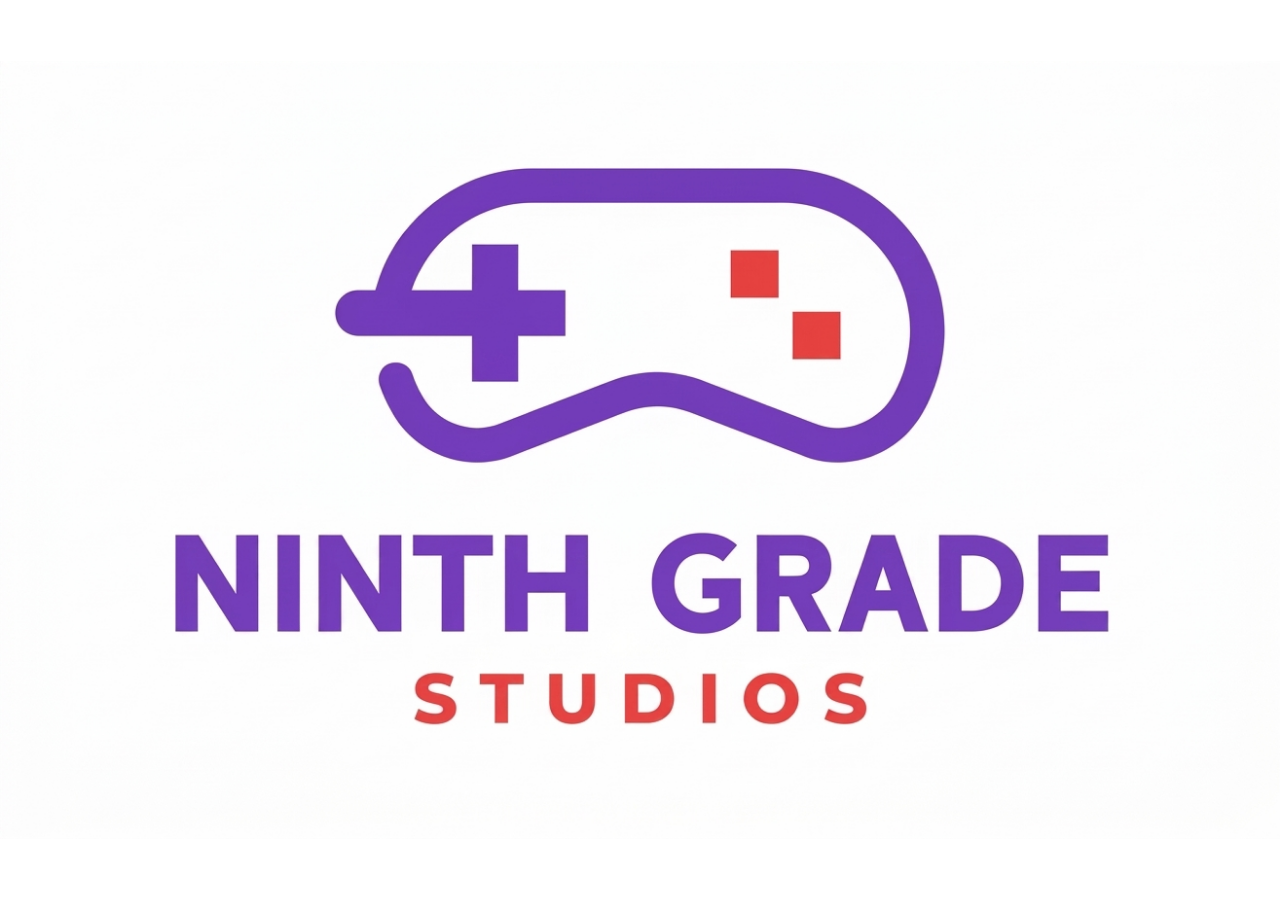
<file: index.html>
<!DOCTYPE html>
<html lang="en">
<head>
  <meta charset="UTF-8">
  <meta name="viewport" content="width=device-width, initial-scale=1.0">
  <meta name="theme-color" content="#071226">
  <title>Territory Painter - Arcade Arena</title>
  <link rel="icon" type="image/svg+xml" href="favicon.svg">
  <link rel="stylesheet" href="style.css">
  <link rel="preconnect" href="https://fonts.googleapis.com">
  <link rel="preconnect" href="https://fonts.gstatic.com" crossorigin>
  <link href="https://fonts.googleapis.com/css2?family=Outfit:wght@400;600;700;800&family=JetBrains+Mono:wght@500;700&display=swap" rel="stylesheet">
</head>
<body class="fullscreen-mode">
  <div id="introSplash" class="intro-splash" role="img" aria-label="Ninth grade splash screen">
    <img src="ninth-grade.jpeg" alt="Ninth grade" fetchpriority="high">
  </div>

  <!-- Minimal Floating Top HUD Layer -->
  <div class="hud-top-bar">
    <!-- Player 1 (Top Left) -->
    <div class="hud-pill p1-hud" id="cardP1">
      <div class="hud-identity">
        <span class="hud-dot p1-dot"></span>
        <strong class="hud-tag p1-tag">P1 Blue</strong>
        <span class="hud-score" id="scoreP1">10</span>
        <small class="hud-cov" id="coverageP1">0.1%</small>
        <span class="hud-keys-hint">WASD · Xbox</span>
      </div>
      <div class="effects-bar" id="effectsP1"></div>
    </div>

    <!-- Match Center Progress -->
    <div class="hud-pill center-hud">
      <div class="hud-progress-wrap">
        <div id="barP1" class="progress-fill p1-fill" style="width: 50%;"></div>
        <div id="barP2" class="progress-fill p2-fill" style="width: 50%;"></div>
      </div>
      <div class="hud-meta-row">
        <span id="unclaimedText">Painted: 2 (0.1%)</span>
        <span id="gameStatusText" hidden></span>
      </div>
      <div class="item-queue-wrap">
        <small class="item-queue-label">NEXT</small>
        <div class="item-queue" id="itemQueueBar" title="Next incoming items (leftmost drops first)"></div>
      </div>
    </div>

    <!-- Player 2 (Top Right) -->
    <div class="hud-pill p2-hud" id="cardP2">
      <div class="hud-identity">
        <span class="hud-keys-hint">Arrows · Xbox</span>
        <small class="hud-cov" id="coverageP2">0.1%</small>
        <span class="hud-score" id="scoreP2">10</span>
        <strong class="hud-tag p2-tag">P2 Purple</strong>
        <span class="hud-dot p2-dot"></span>
      </div>
      <div class="effects-bar" id="effectsP2"></div>
    </div>
  </div>

  <!-- Minimal Floating Quick Action Icons -->
  <aside class="floating-actions">
    <button id="soundToggleBtn" class="floating-btn" title="Toggle Sound (M)">
      <span id="soundIcon">🔊</span>
    </button>
    <button id="settingsBtn" class="floating-btn" title="Settings (Grid, Speed)">
      <span>⚙️</span>
    </button>
    <button id="howToPlayBtn" class="floating-btn" title="Game Rules">
      <span>❓</span>
    </button>
    <button id="resetGameBtn" class="floating-btn primary-btn" title="Restart Match (R)">
      <span>🔄</span>
    </button>
  </aside>

  <!-- Maximum Area Game Canvas Arena -->
  <main class="arena-viewport" id="arenaViewport">
    <canvas id="gameCanvas"></canvas>
    <div id="arenaOverlay" class="arena-overlay hidden">
      <div class="countdown-text" id="countdownText">READY</div>
    </div>
  </main>

  <section id="playGate" class="play-gate hidden" aria-labelledby="playTitle">
    <div class="play-card">
      <span class="play-kicker">TERRITORY PAINTER</span>
      <h1 id="playTitle">Ready to make a splash?</h1>
      <p>Paint the arena, scoop up power-ups, and claim the most territory.</p>
      <div class="play-actions">
        <button id="playGameBtn" class="action-btn primary play-button" type="button">▶ Play</button>
        <button id="playGateSettingsBtn" class="action-btn settings-button" type="button">⚙ Settings</button>
      </div>
      <small>WASD + arrow keys · Xbox controller ready</small>
    </div>
  </section>

  <!-- Floating Minimal Touch D-Pads (Bottom Corners) -->
  <div class="touch-overlay">
    <!-- P1 Bottom Left D-Pad -->
    <div class="floating-dpad p1-float-dpad">
      <div class="dpad-grid">
        <div></div>
        <button class="dpad-btn" data-player="1" data-dir="up">W</button>
        <div></div>
        <button class="dpad-btn" data-player="1" data-dir="left">A</button>
        <button class="dpad-btn" data-player="1" data-dir="down">S</button>
        <button class="dpad-btn" data-player="1" data-dir="right">D</button>
      </div>
    </div>

    <!-- P2 Bottom Right D-Pad -->
    <div class="floating-dpad p2-float-dpad">
      <div class="dpad-grid">
        <div></div>
        <button class="dpad-btn" data-player="2" data-dir="up">▲</button>
        <div></div>
        <button class="dpad-btn" data-player="2" data-dir="left">◄</button>
        <button class="dpad-btn" data-player="2" data-dir="down">▼</button>
        <button class="dpad-btn" data-player="2" data-dir="right">►</button>
      </div>
    </div>
  </div>

  <!-- Hidden elements for internal tracking -->
  <div style="display: none;">
    <span id="tilesP1">1</span>
    <span id="tilesP2">1</span>
  </div>

  <!-- Settings Modal -->
  <div id="settingsModal" class="modal-backdrop hidden">
    <div class="modal-card compact-card">
      <h3>Game Settings</h3>
      <div class="settings-form">
        <div class="setting-row">
          <label for="gridSizeSelect">Arena Size:</label>
          <select id="gridSizeSelect">
            <option value="auto" selected>Max</option>
            <option value="20">20 × 20</option>
            <option value="30">30 × 30</option>
            <option value="40">40 × 40</option>
            <option value="60">60 × 60</option>
            <option value="70">70 × 70</option>
            <option value="50">50 × 50</option>
            <option value="80">80 × 80</option>
          </select>
        </div>
        <div class="setting-row">
          <label for="speedSelect">Speed Pace:</label>
          <select id="speedSelect">
            <option value="130">Relaxed</option>
            <option value="90">Normal</option>
            <option value="65" selected>Fast</option>
            <option value="45">Turbo</option>
          </select>
        </div>
        <div class="setting-row">
          <label for="touchToggleSelect">Touch D-Pads:</label>
          <select id="touchToggleSelect">
            <option value="auto" selected>Auto (Faint overlay)</option>
            <option value="hide">Hide (Keyboard only)</option>
            <option value="show">Always Visible</option>
          </select>
        </div>
      </div>
      <button id="closeSettingsBtn" class="action-btn primary">Apply & Close</button>
    </div>
  </div>

  <!-- Game Over Modal -->
  <div id="gameOverModal" class="modal-backdrop hidden">
    <div class="modal-card">
      <div class="winner-trophy" id="winnerTrophy">🏆</div>
      <h2 id="winnerTitle" class="winner-title">PLAYER 1 WINS!</h2>
      <p id="winnerSubtitle" class="winner-subtitle">Victory by superior territory domination!</p>

      <div class="final-stats-table">
        <div class="final-row p1-result">
          <div class="result-player">
            <span class="color-badge p1-bg"></span>
            <strong>Player 1 (Blue)</strong>
          </div>
          <div class="result-numbers">
            <span id="finalScoreP1">0 pts</span>
            <small id="finalCoverageP1">(0% tiles)</small>
          </div>
        </div>

        <div class="final-row p2-result">
          <div class="result-player">
            <span class="color-badge p2-bg"></span>
            <strong>Player 2 (Purple)</strong>
          </div>
          <div class="result-numbers">
            <span id="finalScoreP2">0 pts</span>
            <small id="finalCoverageP2">(0% tiles)</small>
          </div>
        </div>
      </div>

      <div class="modal-actions">
        <button id="modalRestartBtn" class="action-btn primary large-btn">Play Again (R)</button>
      </div>
    </div>
  </div>

  <!-- How to Play Modal -->
  <div id="rulesModal" class="modal-backdrop hidden">
    <div class="modal-card rules-card">
      <h2>How to Play</h2>
      <ul class="rules-list">
        <li>
          <strong>Characters:</strong> 2 boxes of 20×20 px.
          <br>• <span class="text-blue">Player 1 (Light Blue)</span> starts at <strong>Top-Right</strong>.
          <br>• <span class="text-purple">Player 2 (Light Purple)</span> starts at <strong>Bottom-Left</strong>.
        </li>
        <li>
          <strong>Controls:</strong> P1: <kbd>W</kbd><kbd>A</kbd><kbd>S</kbd><kbd>D</kbd> • P2: <kbd>▲</kbd><kbd>▼</kbd><kbd>◄</kbd><kbd>►</kbd>.
          <br><em>Hold to paint continuously. Xbox: left stick or D-pad; <kbd>X</kbd> restarts, <kbd>Y</kbd> opens settings, Menu/View also work.</em>
        </li>
        <li>
          <strong>Points:</strong> +10 points per new square painted! Fully enclose an area with your paint (arena walls count as a boundary) and it <strong>auto-fills</strong> with your color — rival tiles inside are conquered too.
        </li>
        <li>
          <strong>Rules:</strong> You <strong>cannot cross or step onto the opponent's painted path</strong> unless powered up.
        </li>
        <li>
          <strong>✨ Arcade Pickups:</strong>
          <br>• 🍟 🍔 🍩 <strong>Junk food:</strong> Slows your <strong>opponent</strong> down for 5, 10, or 15 seconds — eating another one slows them <strong>even more</strong> (effects stack).
          <br>• 🍎 🫐 🥗 <strong>Good food:</strong> Speeds you up for 5, 10, or 15 seconds — repeated pickups stack for extra speed.
          <br>• 👟 🛹 <strong>Shoes / skateboard:</strong> Big speed boosts for 8 or 15 seconds.
          <br>• 🍏 <strong>Golden Apple:</strong> Breach and steal territory for 15 seconds.
          <br>• ❄ <strong>Snowflake:</strong> Freezes your opponent for 5 seconds.
          <br>The <strong>NEXT</strong> strip above the arena previews the next 5 incoming items.
          <br>Items stay visible longer on larger arenas.
        </li>
      </ul>
      <button id="closeRulesBtn" class="action-btn primary">Got it!</button>
    </div>
  </div>

  <script src="game.js"></script>
</body>
</html>

\r\n
</file>
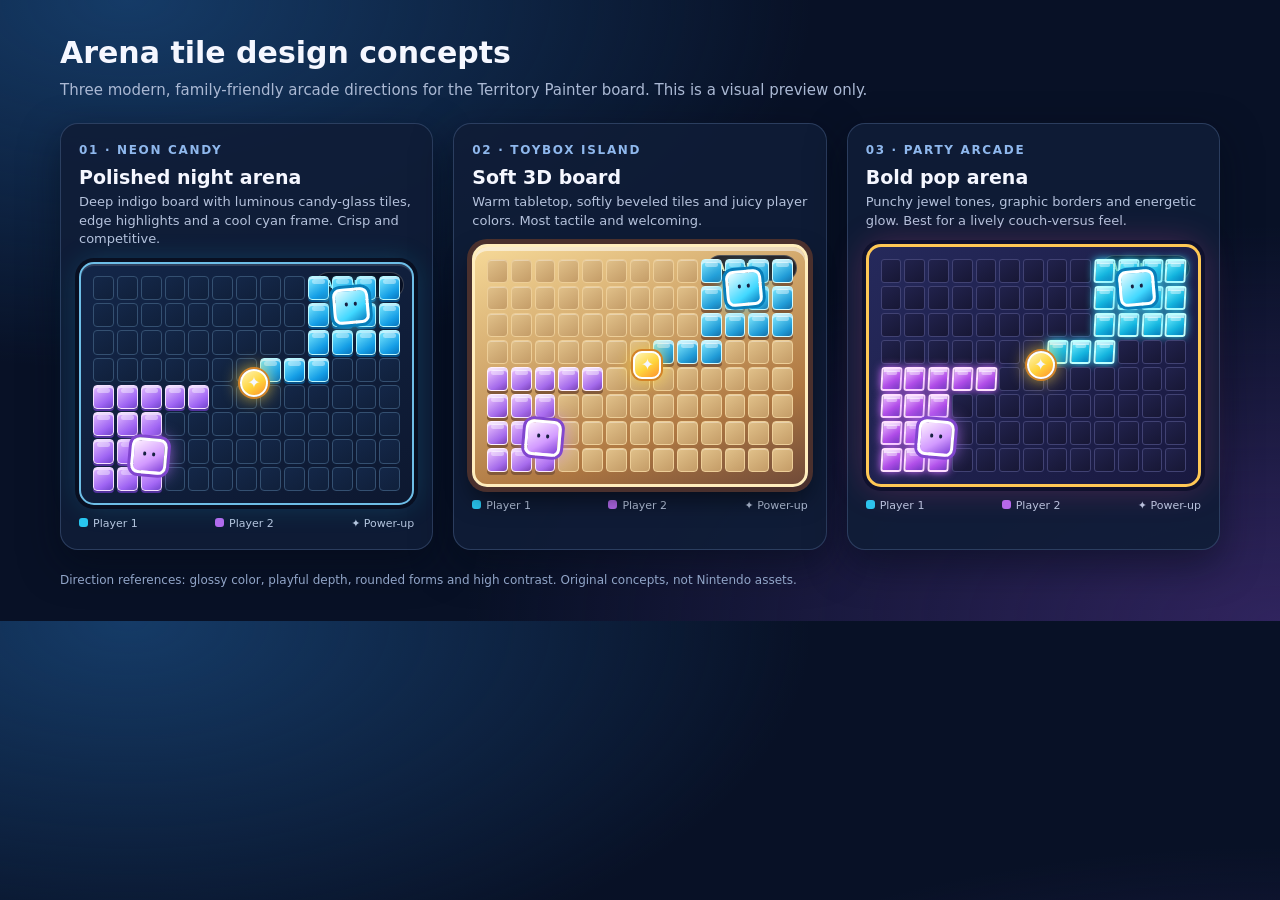
<file: design-concepts.html>
<!doctype html><html><head><meta charset="utf-8"><meta name="viewport" content="width=device-width,initial-scale=1"><title>Arena tile concepts</title><style>
*{box-sizing:border-box}body{margin:0;padding:32px;background:#081126;color:#f5f7ff;font:15px/1.4 system-ui,Segoe UI,sans-serif;background-image:radial-gradient(ellipse at 10% 0%,#153b67 0,transparent 42%),radial-gradient(ellipse at 100% 100%,#30245e 0,transparent 45%)}header{max-width:1160px;margin:0 auto 22px}h1{font-size:30px;margin:0 0 6px}header p{color:#abb9d4;margin:0}.grid{display:grid;grid-template-columns:repeat(auto-fit,minmax(330px,1fr));gap:20px;max-width:1160px;margin:auto}.card{padding:18px;background:#101d37e8;border:1px solid #49618780;border-radius:18px;box-shadow:0 14px 38px #03091680}.label{font-size:12px;text-transform:uppercase;letter-spacing:.14em;color:#8fb8ed;font-weight:800}.card h2{font-size:19px;margin:5px 0 3px}.desc{color:#b5c2dc;font-size:13px;min-height:36px}.arena{position:relative;margin:14px auto 0;width:min(100%,440px);aspect-ratio:1.38;border-radius:15px;padding:12px;overflow:hidden}.a{background:linear-gradient(145deg,#132648,#0d1830);border:2px solid #6ebee7;box-shadow:0 0 0 4px #080f21,0 0 28px #16c4ed38,inset 0 2px #ffffff20}.b{background:linear-gradient(160deg,#f6d998,#af7842 72%,#704a38);border:3px solid #ffedbd;box-shadow:0 0 0 5px #4a302d,0 12px 24px #0008,inset 0 4px #fff8}.c{background:linear-gradient(135deg,#25295b,#191940);border:3px solid #ffc855;box-shadow:0 0 0 4px #10112d,0 0 34px #ff4a9c45}.tiles{display:grid;grid-template-columns:repeat(13,1fr);grid-template-rows:repeat(8,1fr);height:100%;gap:3px}.tile{position:relative;border-radius:4px;overflow:hidden}.a .tile{background:linear-gradient(145deg,#142748,#10203b);border:1px solid #345071}.a .blue{background:linear-gradient(145deg,#7deaff,#159ee6 68%,#0874bd);border:1px solid #b8f7ff;box-shadow:inset 0 2px #fff9,0 2px #075087}.a .purple{background:linear-gradient(145deg,#e3bcff,#9e64f3 68%,#7044ca);border:1px solid #f4dfff;box-shadow:inset 0 2px #fff9,0 2px #54339f}.b .tile{background:linear-gradient(145deg,#e1c18a,#c49c67);border:1px solid #edce98;box-shadow:inset 0 1px #fff5}.b .blue{background:linear-gradient(145deg,#86ecff,#209bd7 70%,#1770a7);border:1px solid #d4fbff;box-shadow:inset 0 3px #fff9,0 3px #835a39}.b .purple{background:linear-gradient(145deg,#f0c8ff,#a46aeb 70%,#7841b4);border:1px solid #fff0ff;box-shadow:inset 0 3px #fff9,0 3px #835a39}.c .tile{background:linear-gradient(145deg,#21224c,#171735);border:1px solid #414273;border-radius:3px}.c .blue{background:linear-gradient(145deg,#75f0ff,#15b5df 60%,#047cbb);border:2px solid #beffff;box-shadow:inset 0 3px #fff9,0 0 8px #32d5f5;transform:skew(-3deg)}.c .purple{background:linear-gradient(145deg,#edbaff,#b04de8 60%,#7336c1);border:2px solid #ffe0ff;box-shadow:inset 0 3px #fff9,0 0 8px #ce68ff;transform:skew(-3deg)}.tile.blue:after,.tile.purple:after{content:"";position:absolute;inset:2px 3px auto;height:22%;background:#ffffff66;border-radius:4px}.player{position:absolute;width:11%;aspect-ratio:1;border-radius:8px;z-index:3}.player.p1{left:76%;top:10%;background:linear-gradient(145deg,#e9fcff,#41d8ff 65%,#087ec1);border:3px solid white;box-shadow:0 0 0 3px #087eb9,0 0 18px #4ddfff;transform:rotate(-5deg)}.player.p2{left:15%;top:73%;background:linear-gradient(145deg,#fff1ff,#d29aff 60%,#8040d8);border:3px solid white;box-shadow:0 0 0 3px #8146cf,0 0 18px #c07aff;transform:rotate(5deg)}.eye{position:absolute;top:36%;width:3px;height:4px;border-radius:2px;background:#172142}.eye.one{left:30%}.eye.two{right:30%}.pickup{position:absolute;left:48%;top:44%;width:28px;height:28px;border-radius:9px;background:linear-gradient(145deg,#fff6b7,#ffd43b 55%,#ff922d);border:2px solid white;box-shadow:0 0 0 2px #d38326,0 0 18px #ffd43b;font-size:16px;text-align:center;line-height:24px}.a .pickup,.c .pickup{border-radius:50%}.callout{position:absolute;right:8px;top:8px;background:#080f20d9;border:1px solid #fff3;border-radius:999px;padding:5px 9px;font-size:10px;font-weight:800;letter-spacing:.06em}.a .callout{color:#8bf0ff}.b .callout{color:#fff0b3}.c .callout{color:#ffda70}.legend{display:flex;justify-content:space-between;margin-top:11px;color:#b8c6df;font-size:11px}.swatch{display:inline-block;width:9px;height:9px;border-radius:3px;margin-right:5px}.foot{max-width:1160px;margin:22px auto 0;color:#91a5c8;font-size:12px}@media(max-width:500px){body{padding:18px}.card{padding:14px}}
</style></head><body><header><h1>Arena tile design concepts</h1><p>Three modern, family-friendly arcade directions for the Territory Painter board. This is a visual preview only.</p></header><main class="grid" id="concepts"></main><div class="foot">Direction references: glossy color, playful depth, rounded forms and high contrast. Original concepts, not Nintendo assets.</div><script>
const concepts=[['01 · NEON CANDY','Polished night arena','Deep indigo board with luminous candy-glass tiles, edge highlights and a cool cyan frame. Crisp and competitive.','a'],['02 · TOYBOX ISLAND','Soft 3D board','Warm tabletop, softly beveled tiles and juicy player colors. Most tactile and welcoming.','b'],['03 · PARTY ARCADE','Bold pop arena','Punchy jewel tones, graphic borders and energetic glow. Best for a lively couch-versus feel.','c']];const root=document.querySelector('#concepts');for(const [tag,title,desc,style] of concepts){const card=document.createElement('section');card.className='card';card.innerHTML=`<div class="label">${tag}</div><h2>${title}</h2><div class="desc">${desc}</div><div class="arena ${style}"><span class="callout">ARENA · 2P</span><div class="tiles"></div><div class="player p1"><i class="eye one"></i><i class="eye two"></i></div><div class="player p2"><i class="eye one"></i><i class="eye two"></i></div><div class="pickup">✦</div></div><div class="legend"><span><i class="swatch" style="background:#29c6ef"></i>Player 1</span><span><i class="swatch" style="background:#b46aee"></i>Player 2</span><span>✦ Power-up</span></div>`;const tiles=card.querySelector('.tiles');for(let y=0;y<8;y++)for(let x=0;x<13;x++){const t=document.createElement('i');let klass='tile';if((x<3&&y>4)||(x<5&&y===4))klass+=' purple';if((x>8&&y<3)||(x>6&&y===3&&x<10))klass+=' blue';t.className=klass;tiles.append(t)}root.append(card)}
</script></body></html>
</file>
<file: style.css>
:root {
  --bg-color: #050b1c;
  --panel-bg: rgba(9, 19, 43, 0.9);
  --panel-border: rgba(125, 211, 252, 0.22);
  --text-main: #f8fafc;
  --text-muted: #94a3b8;

  /* Player 1 Colors: Light Blue */
  --p1-light: #7dd3fc;
  --p1-main: #38bdf8;
  --p1-dark: #0284c7;
  --p1-glow: rgba(56, 189, 248, 0.35);

  /* Player 2 Colors: Light Purple */
  --p2-light: #d8b4fe;
  --p2-main: #c084fc;
  --p2-dark: #9333ea;
  --p2-glow: rgba(192, 132, 252, 0.35);

  --accent-gold: #facc15;
  --radius-pill: 24px;
}

* {
  box-sizing: border-box;
  margin: 0;
  padding: 0;
  user-select: none;
  -webkit-user-select: none;
}

body.fullscreen-mode {
  font-family: 'Outfit', sans-serif;
  background-color: var(--bg-color);
  background-image:
    radial-gradient(ellipse at 18% 12%, rgba(34, 211, 238, 0.18) 0%, transparent 38%),
    radial-gradient(ellipse at 88% 88%, rgba(168, 85, 247, 0.18) 0%, transparent 42%),
    linear-gradient(145deg, #071226 0%, #101334 52%, #080c1d 100%);
  color: var(--text-main);
  width: 100vw;
  height: 100vh;
  overflow: hidden;
  position: relative;
  display: flex;
  align-items: center;
  justify-content: center;
}

/* Max Area Canvas Viewport */
.arena-viewport {
  position: absolute;
  inset: 50px 100px;
  display: flex;
  align-items: center;
  justify-content: center;
  z-index: 1;
}

#gameCanvas {
  display: block;
  background-color: #0b1630;
  border: 2px solid rgba(125, 211, 252, 0.25);
  border-radius: 10px;
  box-shadow: 0 0 0 5px rgba(7, 18, 38, 0.65), 0 0 45px rgba(34, 211, 238, 0.16), 0 25px 80px rgba(0, 0, 0, 0.65);
  image-rendering: pixelated;
  max-width: 100%;
  max-height: 100%;
}

/* Minimal Floating Top HUD Layer */
.hud-top-bar {
  position: fixed;
  top: 10px;
  left: 12px;
  right: 12px;
  display: flex;
  justify-content: space-between;
  align-items: flex-start;
  pointer-events: none;
  z-index: 40;
  gap: 8px;
}

.hud-pill {
  pointer-events: auto;
  background: var(--panel-bg);
  backdrop-filter: blur(12px);
  border: 1px solid var(--panel-border);
  border-radius: 14px;
  padding: 7px 13px;
  box-shadow: 0 8px 28px rgba(0, 0, 0, 0.42), inset 0 1px rgba(255, 255, 255, 0.08);
  display: flex;
  flex-direction: column;
  transition: transform 0.2s, box-shadow 0.2s;
}

.hud-pill.score-obscured {
  opacity: 0;
  visibility: hidden;
  pointer-events: none;
  transition: opacity 140ms ease, visibility 140ms ease;
}

.hud-pill:hover {
  transform: translateY(-1px);
  box-shadow: 0 6px 22px rgba(0, 0, 0, 0.6);
}

.p1-hud {
  border-left: 3px solid var(--p1-main);
}

.p2-hud {
  border-right: 3px solid var(--p2-main);
}

.hud-identity {
  display: flex;
  align-items: center;
  gap: 7px;
}

.hud-dot {
  width: 9px;
  height: 9px;
  border-radius: 2px;
  display: inline-block;
}

.p1-dot {
  background: var(--p1-light);
  box-shadow: 0 0 8px var(--p1-main);
}

.p2-dot {
  background: var(--p2-light);
  box-shadow: 0 0 8px var(--p2-main);
}

.hud-tag {
  font-size: 0.8rem;
  font-weight: 700;
  letter-spacing: -0.2px;
}

.p1-tag {
  color: var(--p1-light);
}

.p2-tag {
  color: var(--p2-light);
}

.hud-score {
  font-family: 'JetBrains Mono', monospace;
  font-size: 1rem;
  font-weight: 700;
  color: #fff;
  margin-left: 2px;
}

.hud-cov {
  font-size: 0.72rem;
  color: var(--text-muted);
  font-family: 'JetBrains Mono', monospace;
}

.hud-keys-hint {
  font-family: 'JetBrains Mono', monospace;
  font-size: 0.68rem;
  font-weight: 700;
  background: rgba(255, 255, 255, 0.08);
  border: 1px solid rgba(255, 255, 255, 0.14);
  padding: 1px 5px;
  border-radius: 4px;
  color: #cbd5e1;
}

/* Center Match Progress */
.center-hud {
  align-items: center;
  min-width: 170px;
}

.hud-progress-wrap {
  width: 100%;
  height: 6px;
  background: #1e293b;
  border-radius: 4px;
  overflow: hidden;
  display: flex;
}

.progress-fill {
  height: 100%;
  transition: width 0.25s ease;
}

.p1-fill {
  background: linear-gradient(90deg, #0284c7, var(--p1-light));
}

.p2-fill {
  background: linear-gradient(90deg, var(--p2-light), #9333ea);
}

.hud-meta-row {
  display: flex;
  align-items: center;
  gap: 5px;
  font-size: 0.68rem;
  color: var(--text-muted);
  margin-top: 3px;
  font-family: 'JetBrains Mono', monospace;
}

.hud-dot-sep {
  opacity: 0.4;
}

/* Incoming Item Queue (NEXT strip) */
.item-queue-wrap {
  display: flex;
  align-items: center;
  gap: 6px;
  margin-top: 4px;
}

.item-queue-label {
  font-family: 'JetBrains Mono', monospace;
  font-size: 0.6rem;
  font-weight: 700;
  letter-spacing: 0.12em;
  color: var(--text-muted);
}

.item-queue {
  display: flex;
  gap: 4px;
}

.item-queue span {
  display: inline-flex;
  align-items: center;
  justify-content: center;
  width: 30px;
  height: 30px;
  font-size: 1.05rem;
  border-radius: 7px;
  background: rgba(255, 255, 255, 0.06);
  border: 1px solid rgba(255, 255, 255, 0.14);
  animation: popIn 0.2s ease-out;
}

.item-queue span.q-speed {
  background: rgba(16, 185, 129, 0.2);
  border-color: rgba(16, 185, 129, 0.55);
}

.item-queue span.q-slow {
  background: rgba(239, 68, 68, 0.2);
  border-color: rgba(239, 68, 68, 0.55);
}

.item-queue span.q-gold {
  background: rgba(250, 204, 21, 0.25);
  border-color: rgba(250, 204, 21, 0.7);
}

.item-queue span.q-freeze {
  background: rgba(103, 232, 249, 0.2);
  border-color: rgba(103, 232, 249, 0.55);
}

.item-queue span:first-child {
  box-shadow: 0 0 8px rgba(125, 211, 252, 0.35);
  border-color: rgba(125, 211, 252, 0.6);
}

/* Effects & Buffs Bar */
.effects-bar {
  display: flex;
  flex-wrap: wrap;
  gap: 4px;
  margin-top: 3px;
}

.effects-bar:empty {
  display: none;
}

.effect-pill {
  display: inline-flex;
  align-items: center;
  gap: 3px;
  padding: 1px 6px;
  border-radius: 10px;
  font-family: 'JetBrains Mono', monospace;
  font-size: 0.65rem;
  font-weight: 700;
  animation: popIn 0.2s cubic-bezier(0.175, 0.885, 0.32, 1.275);
}

.effect-speed {
  background: rgba(16, 185, 129, 0.2);
  border: 1px solid rgba(16, 185, 129, 0.5);
  color: #6ee7b7;
  box-shadow: 0 0 8px rgba(16, 185, 129, 0.25);
}

.effect-slow {
  background: rgba(239, 68, 68, 0.2);
  border: 1px solid rgba(239, 68, 68, 0.5);
  color: #fca5a5;
  box-shadow: 0 0 8px rgba(239, 68, 68, 0.25);
}

.effect-apple {
  background: rgba(250, 204, 21, 0.25);
  border: 1px solid rgba(250, 204, 21, 0.7);
  color: #fef08a;
  box-shadow: 0 0 12px rgba(250, 204, 21, 0.5);
  animation: popIn 0.2s, goldPulse 1.2s infinite alternate;
}

@keyframes goldPulse {
  0% { box-shadow: 0 0 4px rgba(250, 204, 21, 0.3); }
  100% { box-shadow: 0 0 14px rgba(250, 204, 21, 0.7); }
}

@keyframes popIn {
  from { transform: scale(0.6); opacity: 0; }
  to { transform: scale(1); opacity: 1; }
}

/* Minimal Floating Quick Action Icons (Bottom Center) */
.floating-actions {
  position: fixed;
  bottom: 12px;
  left: 50%;
  transform: translateX(-50%);
  display: flex;
  gap: 6px;
  background: rgba(9, 19, 43, 0.88);
  backdrop-filter: blur(12px);
  padding: 4px 8px;
  border-radius: 16px;
  border: 1px solid var(--panel-border);
  box-shadow: 0 6px 20px rgba(0, 0, 0, 0.5);
  z-index: 45;
  opacity: 0.65;
  transition: opacity 0.2s, transform 0.2s;
}

.floating-actions:hover {
  opacity: 1;
  transform: translateX(-50%) translateY(-1px);
}

.floating-btn {
  background: rgba(255, 255, 255, 0.08);
  border: 1px solid rgba(255, 255, 255, 0.12);
  color: #fff;
  width: 32px;
  height: 32px;
  border-radius: 50%;
  display: flex;
  align-items: center;
  justify-content: center;
  font-size: 0.85rem;
  cursor: pointer;
  transition: all 0.15s;
}

.floating-btn:hover {
  background: rgba(255, 255, 255, 0.2);
  transform: scale(1.08);
}

.floating-btn.primary-btn {
  background: linear-gradient(135deg, #2563eb, #3b82f6);
  border-color: rgba(96, 165, 250, 0.5);
  box-shadow: 0 2px 8px rgba(37, 99, 235, 0.4);
}

/* Floating Minimal Touch D-Pads */
.touch-overlay {
  position: fixed;
  inset: 0;
  pointer-events: none;
  z-index: 35;
}

.floating-dpad {
  position: absolute;
  bottom: 12px;
  pointer-events: auto;
  opacity: 0.3;
  transition: opacity 0.2s;
}

.floating-dpad:hover,
.floating-dpad:focus-within {
  opacity: 0.85;
}

.floating-dpad.hidden-touch {
  display: none !important;
}

.floating-dpad.always-show {
  opacity: 0.85 !important;
}

.p1-float-dpad {
  left: 14px;
}

.p2-float-dpad {
  right: 14px;
}

.dpad-grid {
  display: grid;
  grid-template-columns: repeat(3, 34px);
  grid-template-rows: repeat(2, 32px);
  gap: 4px;
}

.dpad-btn {
  background: rgba(15, 23, 42, 0.8);
  border: 1px solid rgba(255, 255, 255, 0.18);
  backdrop-filter: blur(8px);
  border-radius: 6px;
  color: #fff;
  font-weight: 700;
  font-size: 0.85rem;
  display: flex;
  align-items: center;
  justify-content: center;
  cursor: pointer;
  transition: transform 0.08s, background-color 0.08s;
  box-shadow: 0 2px 5px rgba(0, 0, 0, 0.3);
}

.p1-float-dpad .dpad-btn:active {
  background: var(--p1-main);
  color: #070a13;
  transform: scale(0.92);
}

.p2-float-dpad .dpad-btn:active {
  background: var(--p2-main);
  color: #070a13;
  transform: scale(0.92);
}

/* Countdown Overlay */
.arena-overlay {
  position: absolute;
  inset: 0;
  display: flex;
  align-items: center;
  justify-content: center;
  background: rgba(7, 10, 19, 0.82);
  backdrop-filter: blur(5px);
  z-index: 60;
  transition: opacity 0.3s;
}

.arena-overlay.hidden {
  display: none;
}

.countdown-text {
  font-size: 5rem;
  font-weight: 900;
  letter-spacing: 2px;
  color: var(--accent-gold);
  text-shadow: 0 0 35px rgba(250, 204, 21, 0.8);
  user-select: none;
}

.countdown-text.pop {
  animation: countdownPop 0.45s cubic-bezier(0.175, 0.885, 0.32, 1.275);
}

.countdown-text.go {
  color: #10b981;
  text-shadow: 0 0 40px rgba(16, 185, 129, 0.9);
}

@keyframes countdownPop {
  0% { transform: scale(0.3); opacity: 0; }
  50% { transform: scale(1.3); opacity: 1; }
  100% { transform: scale(1); opacity: 1; }
}

/* Modals */
.modal-backdrop {
  position: fixed;
  inset: 0;
  background: rgba(7, 10, 18, 0.85);
  backdrop-filter: blur(10px);
  display: flex;
  align-items: center;
  justify-content: center;
  z-index: 130;
  padding: 16px;
  animation: fadeIn 0.2s ease-out;
}

.modal-backdrop.hidden {
  display: none;
}

.modal-card {
  background: #111827;
  border: 1px solid rgba(255, 255, 255, 0.12);
  border-radius: 18px;
  padding: 24px;
  width: 100%;
  max-width: 440px;
  box-shadow: 0 20px 50px rgba(0, 0, 0, 0.7);
  text-align: center;
  display: flex;
  flex-direction: column;
  gap: 14px;
  animation: slideUp 0.25s cubic-bezier(0.16, 1, 0.3, 1);
}

.compact-card {
  max-width: 380px;
  text-align: left;
}

.settings-form {
  display: flex;
  flex-direction: column;
  gap: 12px;
  margin: 6px 0;
}

.setting-row {
  display: flex;
  justify-content: space-between;
  align-items: center;
  font-size: 0.88rem;
  color: var(--text-muted);
}

.setting-row select {
  background: #1e293b;
  color: #fff;
  border: 1px solid var(--panel-border);
  padding: 6px 10px;
  border-radius: 6px;
  font-family: inherit;
  font-size: 0.84rem;
  outline: none;
  cursor: pointer;
}

.winner-trophy {
  font-size: 3.2rem;
  animation: bounce 1.2s infinite alternate;
}

@keyframes bounce {
  from { transform: translateY(0); }
  to { transform: translateY(-7px); }
}

.winner-title {
  font-size: 1.7rem;
  font-weight: 800;
  letter-spacing: -0.5px;
}

.winner-subtitle {
  color: var(--text-muted);
  font-size: 0.88rem;
}

.final-stats-table {
  background: rgba(15, 23, 42, 0.75);
  border: 1px solid rgba(255, 255, 255, 0.08);
  border-radius: 10px;
  padding: 12px;
  display: flex;
  flex-direction: column;
  gap: 8px;
}

.final-row {
  display: flex;
  justify-content: space-between;
  align-items: center;
  padding: 4px;
}

.result-player {
  display: flex;
  align-items: center;
  gap: 8px;
}

.color-badge {
  width: 12px;
  height: 12px;
  border-radius: 3px;
}

.p1-bg {
  background: var(--p1-light);
  box-shadow: 0 0 8px var(--p1-main);
}

.p2-bg {
  background: var(--p2-light);
  box-shadow: 0 0 8px var(--p2-main);
}

.result-numbers {
  font-family: 'JetBrains Mono', monospace;
  font-size: 1.1rem;
  font-weight: 700;
}

.result-numbers small {
  font-size: 0.75rem;
  color: var(--text-muted);
  margin-left: 6px;
}

.action-btn {
  font-family: inherit;
  font-size: 0.88rem;
  font-weight: 600;
  background: rgba(255, 255, 255, 0.08);
  border: 1px solid var(--panel-border);
  color: var(--text-main);
  padding: 9px 16px;
  border-radius: 8px;
  cursor: pointer;
  transition: all 0.15s;
  display: inline-flex;
  align-items: center;
  justify-content: center;
  gap: 6px;
}

.action-btn:hover {
  background: rgba(255, 255, 255, 0.15);
}

.action-btn.primary {
  background: linear-gradient(135deg, #0891b2, #2563eb 55%, #7c3aed);
  border-color: rgba(103, 232, 249, 0.55);
  color: #fff;
  box-shadow: 0 4px 14px rgba(37, 99, 235, 0.35);
}

.hud-pill, .floating-actions, .modal-card, .floating-btn, .action-btn {
  -webkit-tap-highlight-color: transparent;
}

@media (max-width: 800px) {
  #gameCanvas { border-radius: 0; }
  .hud-pill { padding: 5px 8px; }
  .hud-keys-hint { display: none; }
}

.large-btn {
  padding: 11px 20px;
  width: 100%;
}

/* Rules Modal */
.rules-card {
  text-align: left;
}

.rules-card h2 {
  font-size: 1.3rem;
  font-weight: 800;
  margin-bottom: 6px;
}

.rules-list {
  list-style: none;
  display: flex;
  flex-direction: column;
  gap: 10px;
  font-size: 0.85rem;
  color: #cbd5e1;
  line-height: 1.4;
}

.text-blue {
  color: var(--p1-light);
  font-weight: 700;
}

.text-purple {
  color: var(--p2-light);
  font-weight: 700;
}

@keyframes fadeIn {
  from { opacity: 0; }
  to { opacity: 1; }
}

@keyframes slideUp {
  from { opacity: 0; transform: translateY(16px); }
  to { opacity: 1; transform: translateY(0); }
}

/* Mobile responsive */
@media (max-width: 600px) {
  .hud-top-bar {
    flex-wrap: wrap;
    justify-content: center;
  }
  .center-hud {
    order: 3;
    width: 100%;
  }
}

/* Opening splash and explicit start gate */
.intro-splash {
  position: fixed;
  inset: 0;
  z-index: 200;
  display: flex;
  align-items: center;
  justify-content: center;
  overflow: hidden;
  background: #fff;
  opacity: 1;
  transition: opacity 500ms ease;
}

.intro-splash img {
  display: block;
  width: 100%;
  height: 100%;
  object-fit: contain;
  opacity: 0;
  animation: introImageFadeIn 650ms ease-out forwards;
}

.intro-splash.fade-out { opacity: 0; pointer-events: none; }
.intro-splash.hidden, .play-gate.hidden { display: none !important; }

@keyframes introImageFadeIn {
  from { opacity: 0; }
  to { opacity: 1; }
}

.play-gate {
  position: fixed;
  inset: 0;
  z-index: 120;
  display: grid;
  place-items: center;
  padding: 24px;
  background: rgba(6, 8, 22, 0.58);
  backdrop-filter: blur(5px);
  animation: fadeIn 350ms ease-out;
}

.play-card {
  width: min(100%, 440px);
  padding: 32px 30px;
  display: flex;
  flex-direction: column;
  align-items: center;
  gap: 13px;
  text-align: center;
  background: linear-gradient(145deg, rgba(20, 35, 65, 0.97), rgba(39, 25, 66, 0.97));
  border: 2px solid rgba(125, 211, 252, 0.7);
  border-radius: 24px;
  box-shadow: 0 18px 55px rgba(0, 0, 0, 0.6), 0 0 35px rgba(56, 189, 248, 0.2);
}

.play-kicker {
  color: #7dd3fc;
  font-family: 'JetBrains Mono', monospace;
  font-size: 0.75rem;
  font-weight: 700;
  letter-spacing: 0.16em;
}

.play-card h1 {
  color: #fff;
  font-size: clamp(1.7rem, 5vw, 2.25rem);
  line-height: 1.1;
}

.play-card p { color: #cbd5e1; max-width: 32ch; }

.play-button {
  min-width: 190px;
  min-height: 54px;
  margin-top: 5px;
  border-radius: 14px;
  font-size: 1.12rem;
  font-weight: 800;
  letter-spacing: 0.04em;
  box-shadow: 0 5px 0 #154a9d, 0 8px 20px rgba(37, 99, 235, 0.38);
}

.play-button:hover { transform: translateY(-2px) scale(1.03); }
.play-card small { color: #aebbd0; font-size: 0.75rem; }

.play-actions {
  display: flex;
  align-items: center;
  gap: 10px;
  margin-top: 5px;
}

.settings-button {
  min-height: 54px;
  border-radius: 14px;
  font-size: 1rem;
  font-weight: 700;
  background: rgba(255, 255, 255, 0.1);
  border: 1px solid rgba(125, 211, 252, 0.45);
  color: #e2e8f0;
  box-shadow: 0 4px 14px rgba(0, 0, 0, 0.3);
}

.settings-button:hover {
  background: rgba(125, 211, 252, 0.18);
  transform: translateY(-2px) scale(1.03);
}

@media (prefers-reduced-motion: reduce) {
  .intro-splash, .intro-splash img, .play-gate { animation-duration: 1ms; transition-duration: 1ms; }
}
</file>
